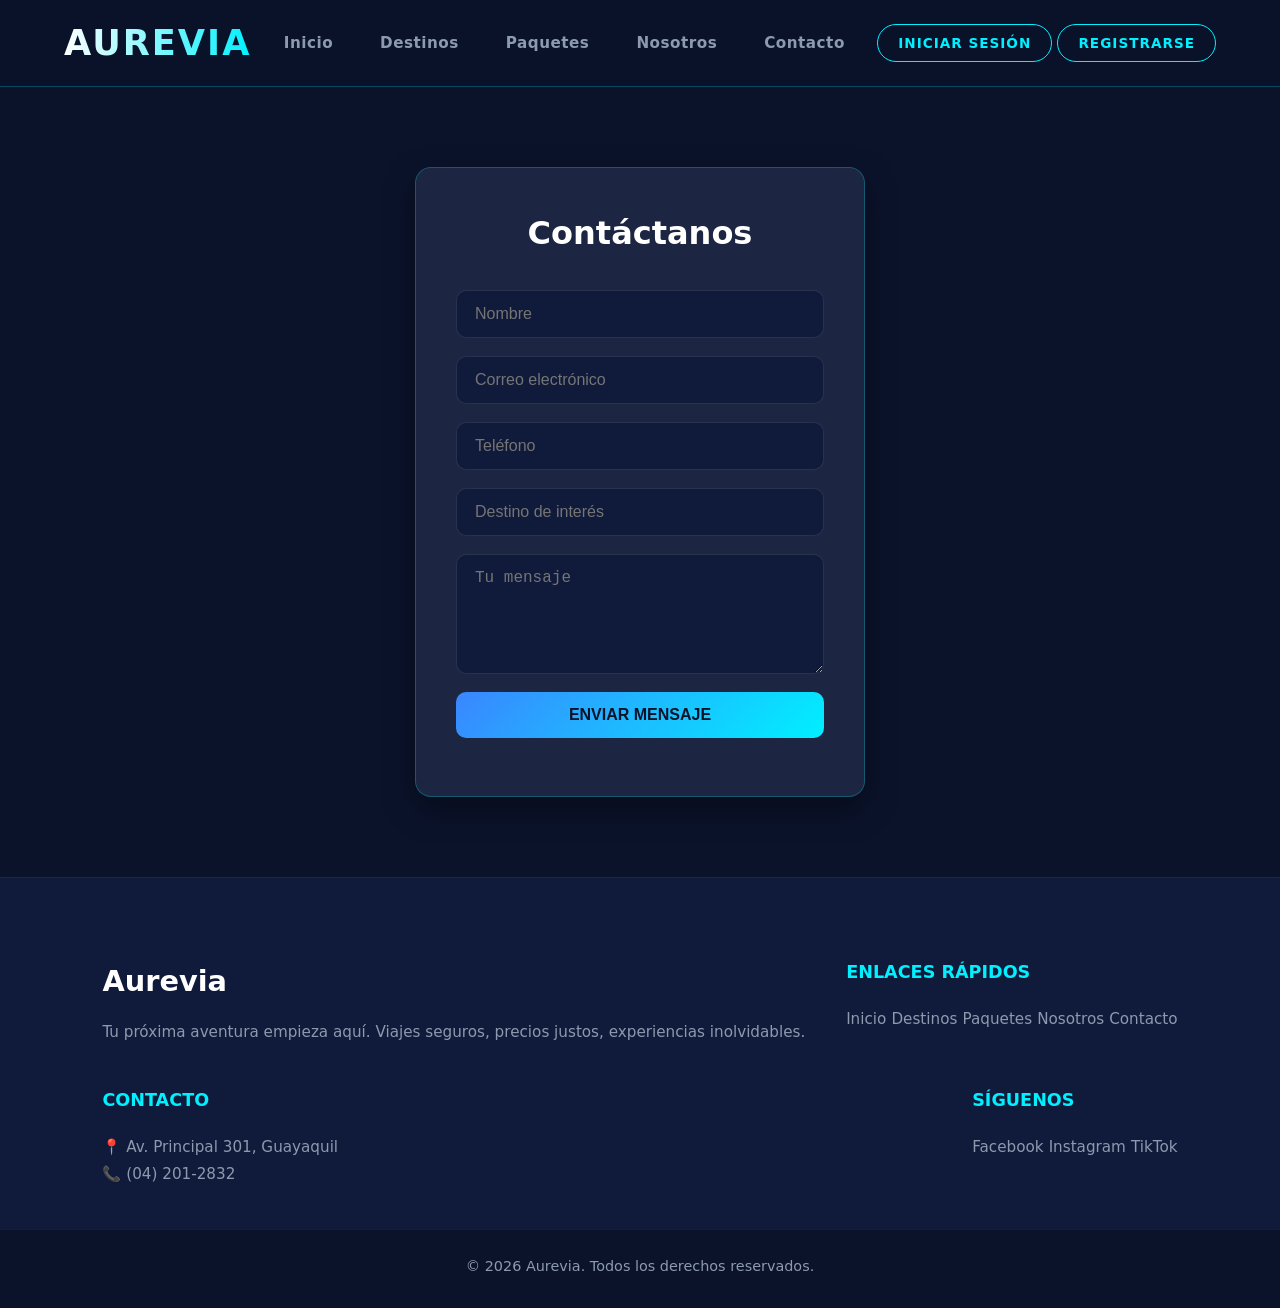
<file: Menu/contacto.html>
<!DOCTYPE html>
<html lang="es">

<head>
    <meta charset="UTF-8">
    <meta name="viewport" content="width=device-width, initial-scale=1.0">
    <title>Aurevia - Contacto</title>
    <link rel="stylesheet" href="../css/Estilos.css">
    <link rel="stylesheet" href="https://cdnjs.cloudflare.com/ajax/libs/font-awesome/6.4.0/css/all.min.css">
</head>

<body>
    <header>
        <h1>Aurevia</h1>
        <nav>
            <a href="../index.html">Inicio</a>
            <a href="destinos.html">Destinos</a>
            <a href="paquetes.html">Paquetes</a>
            <a href="nosotros.html">Nosotros</a>
            <a href="contacto.html">Contacto</a>
        </nav>
        <div class="registros">
            <a href="../Registros/login.html">Iniciar Sesión</a>
            <a href="../Registros/sign_up.html">Registrarse</a>
        </div>
    </header>

    <main>
        <section class="formulario-container">
            <h1>Contáctanos</h1>
            <form id="formContacto">
                <input type="text" id="nombre" placeholder="Nombre" required>
                <input type="email" id="correo" placeholder="Correo electrónico" required>
                <input type="tel" id="telefono" placeholder="Teléfono">
                <input type="text" id="destino_interes" placeholder="Destino de interés">
                <textarea id="mensaje_texto" placeholder="Tu mensaje" rows="5" required></textarea>
                <button type="submit">Enviar mensaje</button>
                <p id="mensaje"></p>
            </form>
        </section>
    </main>

    <script src="../Js/Script.js"></script>

    <footer class="footer">
        <div class="footer-col">
            <h2>Aurevia</h2>
            <p>Tu próxima aventura empieza aquí. Viajes seguros, precios justos, experiencias inolvidables.</p>
        </div>
        <div class="footer-col">
            <h3>Enlaces rápidos</h3>
            <a href="../index.html">Inicio</a>
            <a href="destinos.html">Destinos</a>
            <a href="paquetes.html">Paquetes</a>
            <a href="nosotros.html">Nosotros</a>
            <a href="contacto.html">Contacto</a>
        </div>
        <div class="footer-col">
            <h3>Contacto</h3>
            <p>📍 Av. Principal 301, Guayaquil</p>
            <p>📞 (04) 201-2832</p>
        </div>
        <div class="footer-col">
            <h3>Síguenos</h3>
            <div class="footer-redes">
                <a href="https://www.facebook.com/profile.php?id=61592992345054" target="_blank">Facebook</a>
                <a href="https://www.instagram.com/aurevia_travel2026/" target="_blank">Instagram</a>
                <a href="https://www.tiktok.com/@aurevia.travel2026?lang=es-419" target="_blank">TikTok</a>
            </div>
        </div>
    </footer>

    <div class="footer-derechos">
        <p>&copy; 2026 Aurevia. Todos los derechos reservados.</p>
    </div>
</body>
</html>
</file>
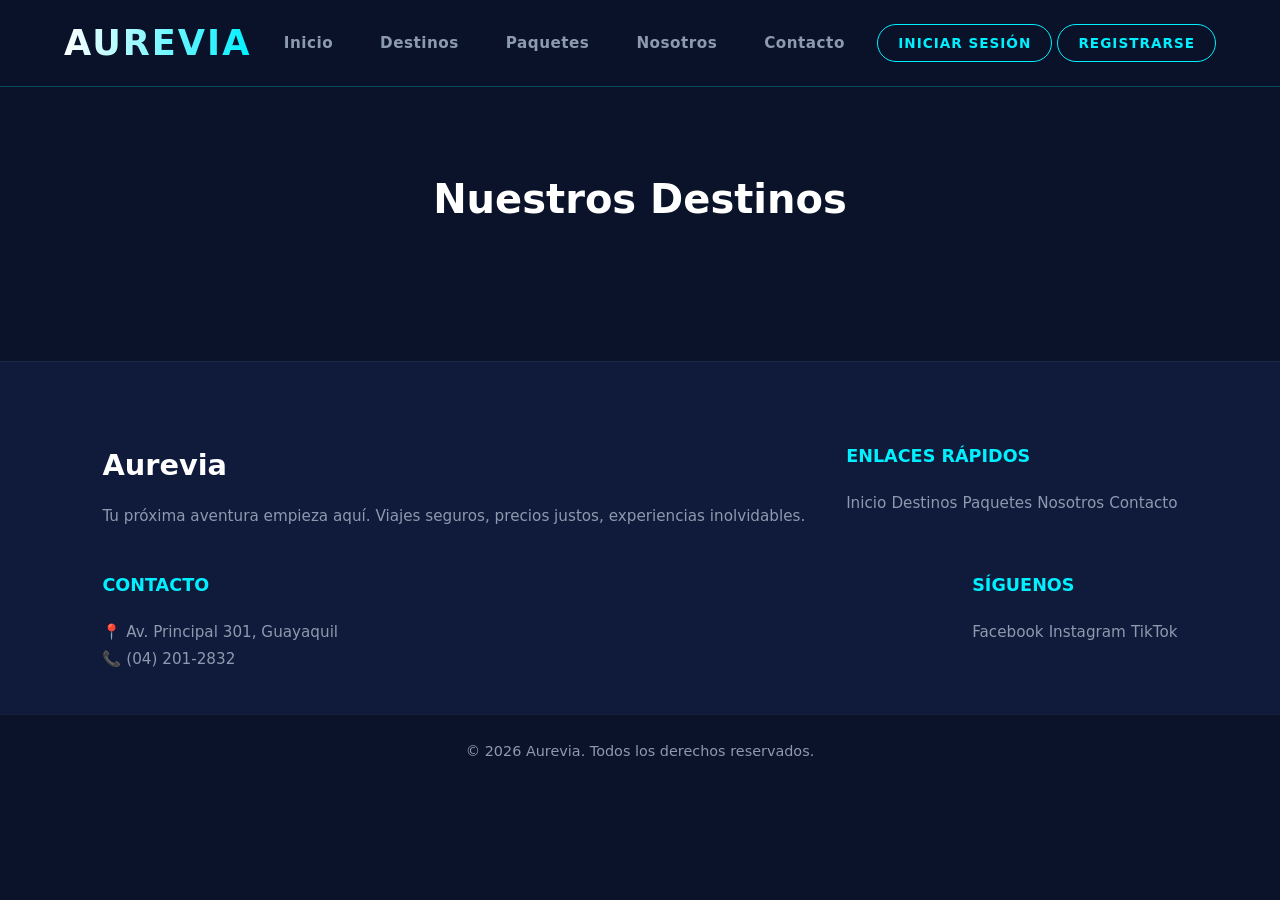
<file: Menu/destinos.html>
<!DOCTYPE html>
<html lang="es">

<head>
    <meta charset="UTF-8">
    <meta name="viewport" content="width=device-width, initial-scale=1.0">
    <title>Aurevia - Destinos</title>
    <link rel="stylesheet" href="https://cdnjs.cloudflare.com/ajax/libs/font-awesome/6.4.0/css/all.min.css">
    <link rel="stylesheet" href="../css/Estilos.css">
</head>

<body>
    <header>
        <h1>Aurevia</h1>
        <nav>
            <a href="../index.html">Inicio</a>
            <a href="destinos.html">Destinos</a>
            <a href="paquetes.html">Paquetes</a>
            <a href="nosotros.html">Nosotros</a>
            <a href="contacto.html">Contacto</a>
        </nav>
        <div class="registros">
            <a href="../Registros/login.html">Iniciar Sesión</a>
            <a href="../Registros/sign_up.html">Registrarse</a>
        </div>
    </header>

    <main>
        <section class="destinos-container">
            <h1>Nuestros Destinos</h1>
            <div class="destinos-grid" id="destinosGrid">
                
            </div>
        </section>
    </main>

    <script src="../Js/Script.js"></script>

    <footer class="footer">
        <div class="footer-col">
            <h2>Aurevia</h2>
            <p>Tu próxima aventura empieza aquí. Viajes seguros, precios justos, experiencias inolvidables.</p>
        </div>
        <div class="footer-col">
            <h3>Enlaces rápidos</h3>
            <a href="../index.html">Inicio</a>
            <a href="destinos.html">Destinos</a>
            <a href="paquetes.html">Paquetes</a>
            <a href="nosotros.html">Nosotros</a>
            <a href="contacto.html">Contacto</a>
        </div>
        <div class="footer-col">
            <h3>Contacto</h3>
            <p>📍 Av. Principal 301, Guayaquil</p>
            <p>📞 (04) 201-2832</p>
        </div>
        <div class="footer-col">
            <h3>Síguenos</h3>
            <div class="footer-redes">
                <a href="https://www.facebook.com/profile.php?id=61592992345054" target="_blank">Facebook</a>
                <a href="https://www.instagram.com/aurevia_travel2026/" target="_blank">Instagram</a>
                <a href="https://www.tiktok.com/@aurevia.travel2026?lang=es-419" target="_blank">TikTok</a>
            </div>
        </div>
    </footer>

    <div class="footer-derechos">
        <p>&copy; 2026 Aurevia. Todos los derechos reservados.</p>
    </div>

</body>
</html>
</file>
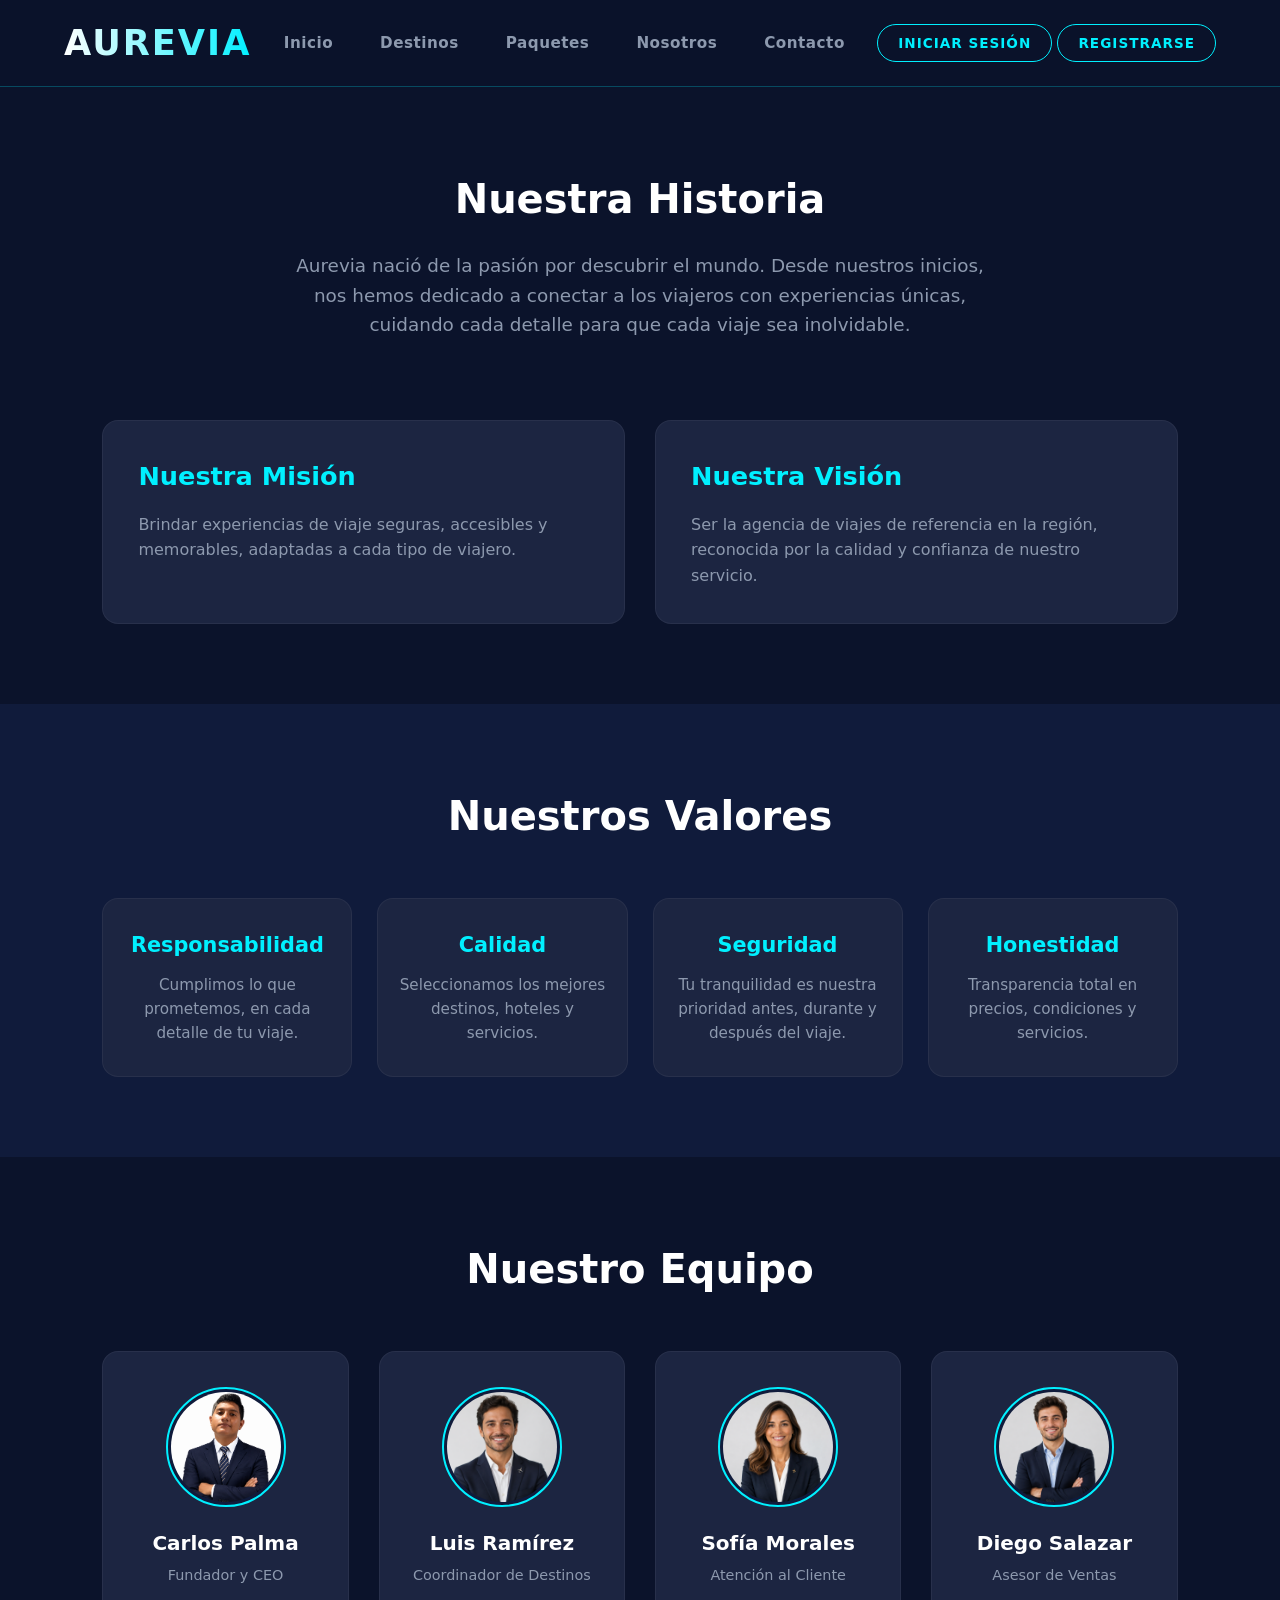
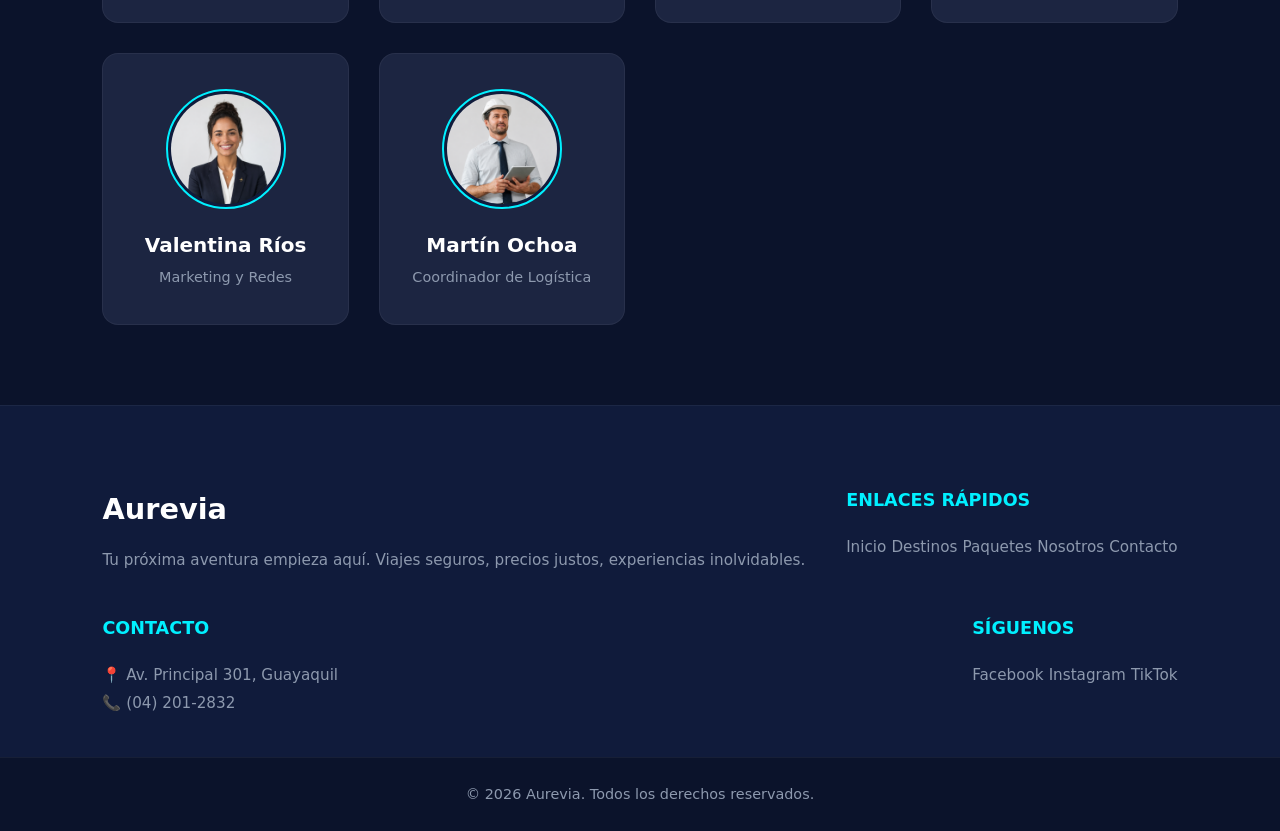
<file: Menu/nosotros.html>
<!DOCTYPE html>
<html lang="es">

<head>
    <meta charset="UTF-8">
    <meta name="viewport" content="width=device-width, initial-scale=1.0">
    <title>Aurevia - Nosotros</title>
    <link rel="stylesheet" href="../css/Estilos.css">
    <link rel="stylesheet" href="https://cdnjs.cloudflare.com/ajax/libs/font-awesome/6.4.0/css/all.min.css">
</head>

<body>
    <header>
        <h1>Aurevia</h1>
        <nav>
            <a href="../index.html">Inicio</a>
            <a href="destinos.html">Destinos</a>
            <a href="paquetes.html">Paquetes</a>
            <a href="nosotros.html">Nosotros</a>
            <a href="contacto.html">Contacto</a>
        </nav>
        <div class="registros">
            <a href="../Registros/login.html">Iniciar Sesión</a>
            <a href="../Registros/sign_up.html">Registrarse</a>
        </div>
    </header>

    <main>
        <!-- HISTORIA -->
        <section class="nosotros-historia">
            <h1>Nuestra Historia</h1>
            <p>
                Aurevia nació de la pasión por descubrir el mundo. Desde nuestros inicios,
                nos hemos dedicado a conectar a los viajeros con experiencias únicas,
                cuidando cada detalle para que cada viaje sea inolvidable.
            </p>
        </section>

        <!-- MISIÓN Y VISIÓN -->
        <section class="nosotros-mv">
            <div class="mv-card">
                <h2>Nuestra Misión</h2>
                <p>Brindar experiencias de viaje seguras, accesibles y memorables, adaptadas a cada tipo de viajero.</p>
            </div>
            <div class="mv-card">
                <h2>Nuestra Visión</h2>
                <p>Ser la agencia de viajes de referencia en la región, reconocida por la calidad y confianza de nuestro servicio.</p>
            </div>
        </section>

        <!-- VALORES -->
        <section class="nosotros-valores">
            <h1>Nuestros Valores</h1>
            <div class="valores-grid">
                <div class="valor-card">
                    <h3>Responsabilidad</h3>
                    <p>Cumplimos lo que prometemos, en cada detalle de tu viaje.</p>
                </div>
                <div class="valor-card">
                    <h3>Calidad</h3>
                    <p>Seleccionamos los mejores destinos, hoteles y servicios.</p>
                </div>
                <div class="valor-card">
                    <h3>Seguridad</h3>
                    <p>Tu tranquilidad es nuestra prioridad antes, durante y después del viaje.</p>
                </div>
                <div class="valor-card">
                    <h3>Honestidad</h3>
                    <p>Transparencia total en precios, condiciones y servicios.</p>
                </div>
            </div>
        </section>

        <!-- EQUIPO -->
        <section class="nosotros-equipo">
            <h1>Nuestro Equipo</h1>
            <div class="equipo-grid">

                <!-- Carlos Palma -->
                <div class="equipo-card">
                    <img src="../img/Carlos.png" alt="Carlos Palma" class="equipo-foto">
                    <h3>Carlos Palma</h3>
                    <p>Fundador y CEO</p>
                </div>

                <!-- Luis Ramírez -->
                <div class="equipo-card">
                    <img src="../img/luis.jpg" alt="Luis Ramírez" class="equipo-foto" onerror="this.onerror=null; this.src='https://images.unsplash.com/photo-1560250097-0b93528c311a?q=80&w=400&auto=format&fit=crop';">
                    <h3>Luis Ramírez</h3>
                    <p>Coordinador de Destinos</p>
                </div>

                <!-- Sofía Morales -->
                <div class="equipo-card">
                    <img src="../img/sofia.jpg" alt="Sofía Morales" class="equipo-foto" onerror="this.onerror=null; this.src='https://images.unsplash.com/photo-1573496359142-b8d87734a5a2?q=80&w=400&auto=format&fit=crop';">
                    <h3>Sofía Morales</h3>
                    <p>Atención al Cliente</p>
                </div>

                <!-- Diego Salazar -->
                <div class="equipo-card">
                    <img src="../img/diego.jpg" alt="Diego Salazar" class="equipo-foto" onerror="this.onerror=null; this.src='https://images.unsplash.com/photo-1507003211169-0a1dd7228f2d?q=80&w=400&auto=format&fit=crop';">
                    <h3>Diego Salazar</h3>
                    <p>Asesor de Ventas</p>
                </div>

                <!-- Valentina Ríos -->
                <div class="equipo-card">
                    <img src="../img/valentina.jpg" alt="Valentina Ríos" class="equipo-foto" onerror="this.onerror=null; this.src='https://images.unsplash.com/photo-1580894732413-847ef1aead1a?q=80&w=400&auto=format&fit=crop';">
                    <h3>Valentina Ríos</h3>
                    <p>Marketing y Redes</p>
                </div>

                <!-- Martín Ochoa -->
                <div class="equipo-card">
                    <img src="../img/martin.jpg" alt="Martín Ochoa" class="equipo-foto" onerror="this.onerror=null; this.src='https://images.unsplash.com/photo-1519085360753-af0119f7cbe7?q=80&w=400&auto=format&fit=crop';">
                    <h3>Martín Ochoa</h3>
                    <p>Coordinador de Logística</p>
                </div>

            </div>
        </section>
    </main>

    <footer class="footer">
        <div class="footer-col">
            <h2>Aurevia</h2>
            <p>Tu próxima aventura empieza aquí. Viajes seguros, precios justos, experiencias inolvidables.</p>
        </div>
        <div class="footer-col">
            <h3>Enlaces rápidos</h3>
            <a href="../index.html">Inicio</a>
            <a href="destinos.html">Destinos</a>
            <a href="paquetes.html">Paquetes</a>
            <a href="nosotros.html">Nosotros</a>
            <a href="contacto.html">Contacto</a>
        </div>
        <div class="footer-col">
            <h3>Contacto</h3>
            <p>📍 Av. Principal 301, Guayaquil</p>
            <p>📞 (04) 201-2832</p>
        </div>
        <div class="footer-col">
            <h3>Síguenos</h3>
            <div class="footer-redes">
                <a href="https://www.facebook.com/profile.php?id=61592992345054" target="_blank">Facebook</a>
                <a href="https://www.instagram.com/aurevia_travel2026/" target="_blank">Instagram</a>
                <a href="https://www.tiktok.com/@aurevia.travel2026?lang=es-419" target="_blank">TikTok</a>
            </div>
        </div>
    </footer>

    <div class="footer-derechos">
        <p>&copy; 2026 Aurevia. Todos los derechos reservados.</p>
    </div>

    <script src="../Js/Script.js"></script>
</body>
</html>
</file>
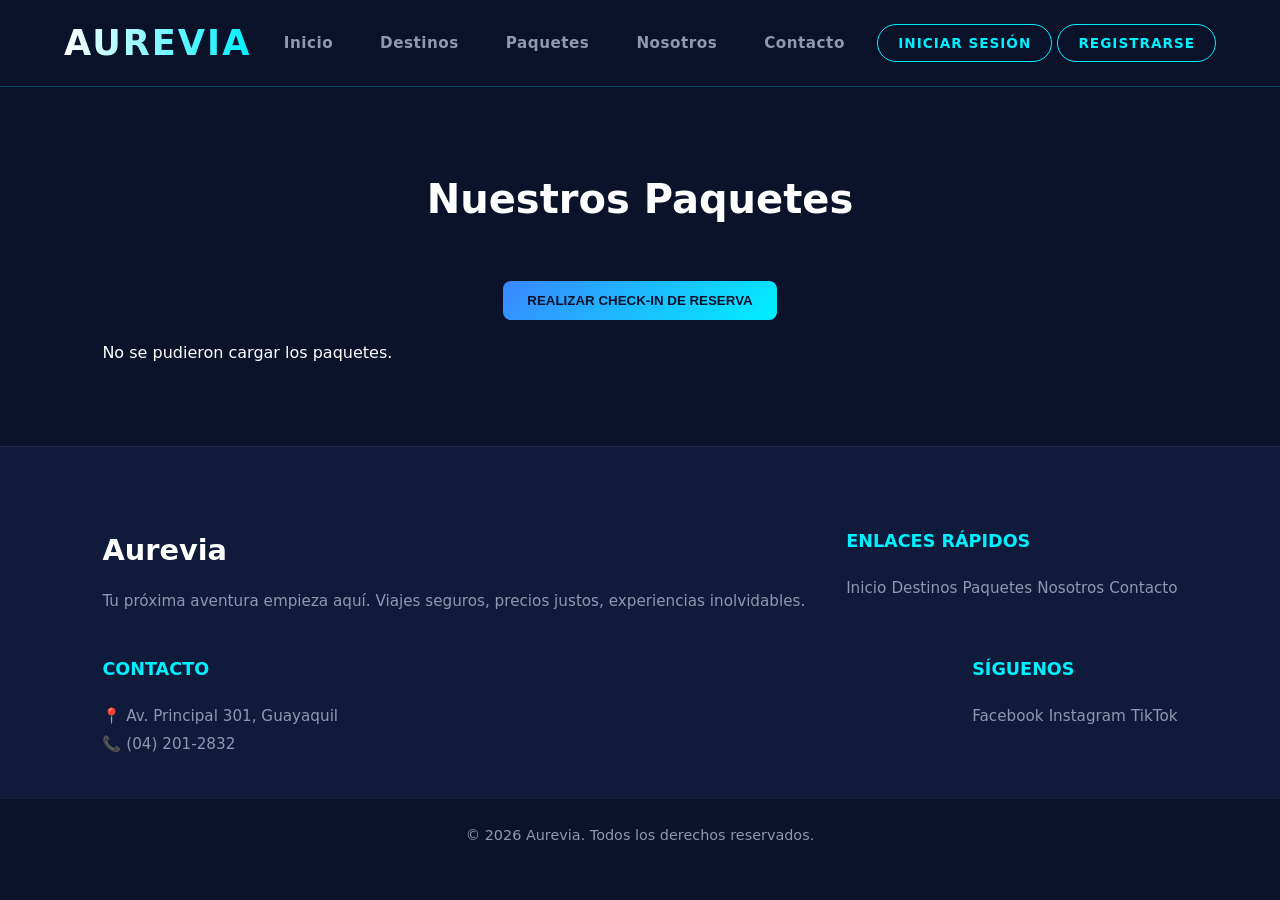
<file: Menu/paquetes.html>
<!DOCTYPE html>
<html lang="es">

<head>
    <meta charset="UTF-8">
    <meta name="viewport" content="width=device-width, initial-scale=1.0">
    <title>Aurevia - Paquetes</title>
    <link rel="stylesheet" href="../css/Estilos.css">
    <link rel="stylesheet" href="https://cdnjs.cloudflare.com/ajax/libs/font-awesome/6.4.0/css/all.min.css">
</head>

<body>
    <header>
        <h1>Aurevia</h1>
        <nav>
            <a href="../index.html">Inicio</a>
            <a href="destinos.html">Destinos</a>
            <a href="paquetes.html">Paquetes</a>
            <a href="nosotros.html">Nosotros</a>
            <a href="contacto.html">Contacto</a>
        </nav>
        <div class="registros">
            <a href="../Registros/login.html">Iniciar Sesión</a>
            <a href="../Registros/sign_up.html">Registrarse</a>
        </div>
    </header>

    <main>
        <section class="destinos-container">
            <h1>Nuestros Paquetes</h1>
            
            <!-- Botón para abrir la ventana emergente de Check-in -->
            <div style="text-align: center; margin: 20px 0;">
                <button class="btn-checkin" onclick="abrirModalCheckin()">Realizar Check-in de Reserva</button>
            </div>

            <div class="destinos-grid" id="paquetesGrid">
                
            </div>
        </section>
    </main>

    <!-- Ventana Flotante (Modal) de Check-in con Selección de Paquete -->
    <div id="modal-checkin" class="modal" style="display: none;">
        <div class="modal-contenido">
            <span class="cerrar-modal" onclick="cerrarModalCheckin()">&times;</span>
            <h2>Check-in de Paquete</h2>
            <form id="formCheckin">
                <div style="margin-bottom: 15px; text-align: left;">
                    <label for="codigo_reserva">Código de Reserva:</label>
                    <input type="text" id="codigo_reserva" placeholder="Ej: AUR-12345" required style="width: 100%; padding: 8px; margin-top: 5px; box-sizing: border-box;">
                </div>

                <div style="margin-bottom: 15px; text-align: left;">
                    <label for="paquete_select">Selecciona tu Paquete:</label>
                    <select id="paquete_select" required style="width: 100%; padding: 8px; margin-top: 5px; box-sizing: border-box;">
                        <option value="" disabled selected>Cargando paquetes...</option>
                    </select>
                </div>
                
                <div style="margin-bottom: 15px; text-align: left;">
                    <label for="documento">Cédula o Pasaporte:</label>
                    <input type="text" id="documento" placeholder="Ingresa tu documento" required style="width: 100%; padding: 8px; margin-top: 5px; box-sizing: border-box;">
                </div>
                
                <button type="submit" class="btn-checkin" style="width: 100%;">Confirmar Check-in</button>
            </form>
            <p id="mensajeCheckin" style="margin-top: 15px; font-weight: bold;"></p>
        </div>
    </div>

    <script src="../Js/Script.js"></script>

    <footer class="footer">
        <div class="footer-col">
            <h2>Aurevia</h2>
            <p>Tu próxima aventura empieza aquí. Viajes seguros, precios justos, experiencias inolvidables.</p>
        </div>
        <div class="footer-col">
            <h3>Enlaces rápidos</h3>
            <a href="../index.html">Inicio</a>
            <a href="destinos.html">Destinos</a>
            <a href="paquetes.html">Paquetes</a>
            <a href="nosotros.html">Nosotros</a>
            <a href="contacto.html">Contacto</a>
        </div>

        <div class="footer-col">
            <h3>Contacto</h3>
            <p>📍 Av. Principal 301, Guayaquil</p>
            <p>📞 (04) 201-2832</p>
        </div>
        <div class="footer-col">
            <h3>Síguenos</h3>
            <div class="footer-redes">
                <a href="https://www.facebook.com/profile.php?id=61592992345054" target="_blank">Facebook</a>
                <a href="https://www.instagram.com/aurevia_travel2026/" target="_blank">Instagram</a>
                <a href="https://www.tiktok.com/@aurevia.travel2026?lang=es-419" target="_blank">TikTok</a>
            </div>
        </div>
    </footer>

    <div class="footer-derechos">
        <p>&copy; 2026 Aurevia. Todos los derechos reservados.</p>
    </div>
</body>
</html>
</file>
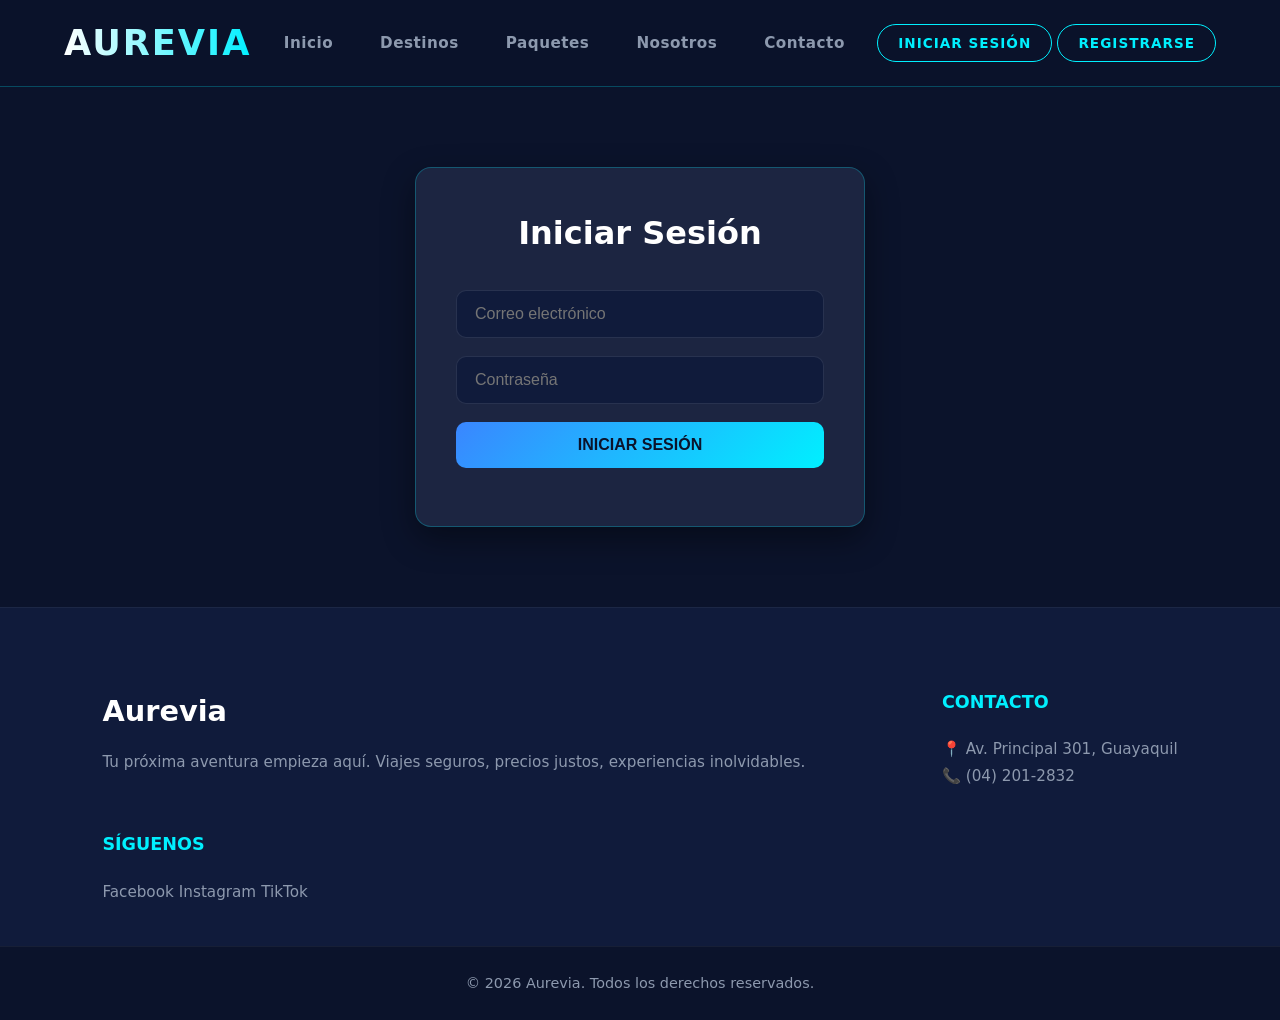
<file: Registros/login.html>
<!DOCTYPE html>
<html lang="es">

<head>
    <meta charset="UTF-8">
    <meta name="viewport" content="width=device-width, initial-scale=1.0">
    <title>Aurevia - Iniciar Sesión</title>
    <link rel="stylesheet" href="../css/Estilos.css">
</head>

<body>
    <header>
        <h1>Aurevia</h1>
        <nav>
            <a href="../index.html">Inicio</a>
            <a href="../Menu/destinos.html">Destinos</a>
            <a href="../Menu/paquetes.html">Paquetes</a>
            <a href="../Menu/nosotros.html">Nosotros</a>
            <a href="../Menu/contacto.html">Contacto</a>
        </nav>
        <div class="registros">
            <a href="login.html">Iniciar Sesión</a>
            <a href="sign_up.html">Registrarse</a>
        </div>
    </header>

    <main>
        <section class="formulario-container">
            <h1>Iniciar Sesión</h1>
            <form id="formLogin">
                <input type="email" id="correo" placeholder="Correo electrónico" required>
                <input type="password" id="contrasena" placeholder="Contraseña" required>
                <button type="submit">Iniciar Sesión</button>
                <p id="mensaje"></p>
            </form>
        </section>
    </main>
    <script src="../Js/Script.js"></script>

     <footer class="footer">
        <div class="footer-col">
            <h2>Aurevia</h2>
            <p>Tu próxima aventura empieza aquí. Viajes seguros, precios justos, experiencias inolvidables.</p>
        </div>
        <div class="footer-col">
            <h3>Contacto</h3>
            <p>📍 Av. Principal 301, Guayaquil</p>
            <p>📞 (04) 201-2832</p>
        </div>
        <div class="footer-col">
            <h3>Síguenos</h3>
            <div class="footer-redes">
                <a href="https://www.facebook.com/profile.php?id=61592992345054" target="_blank">Facebook</a>
                <a href="https://www.instagram.com/aurevia_travel2026/" target="_blank">Instagram</a>
                <a href="https://www.tiktok.com/@aurevia.travel2026?lang=es-419" target="_blank">TikTok</a>
            </div>
        </div>
    </footer>

    <div class="footer-derechos">
        <p>&copy; 2026 Aurevia. Todos los derechos reservados.</p>
    </div>
</body>
</html>
</file>
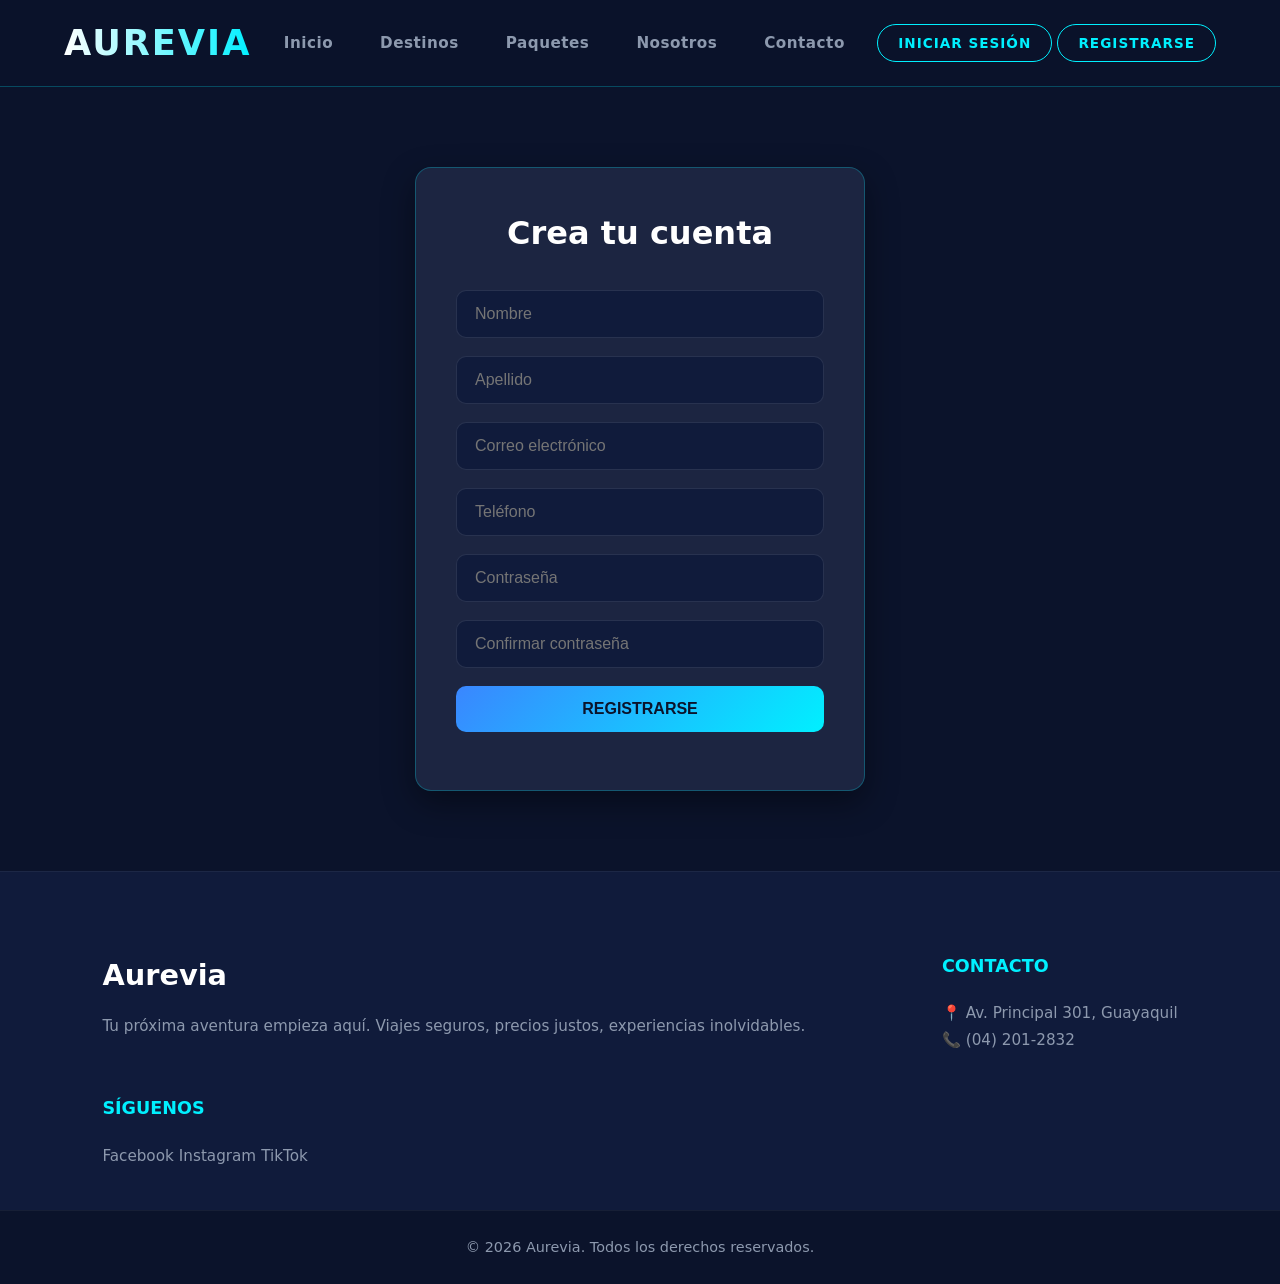
<file: Registros/sign_up.html>
<!DOCTYPE html>
<html lang="es">

<head>
    <meta charset="UTF-8">
    <meta name="viewport" content="width=device-width, initial-scale=1.0">
    <title>Aurevia - Registro</title>
    <link rel="stylesheet" href="../css/Estilos.css">
    <link rel="stylesheet" href="https://cdnjs.cloudflare.com/ajax/libs/font-awesome/6.4.0/css/all.min.css">
</head>

<body>
    <header>
        <h1>Aurevia</h1>
        <nav>
            <a href="../index.html">Inicio</a>
            <a href="../Menu/destinos.html">Destinos</a>
            <a href="../Menu/paquetes.html">Paquetes</a>
            <a href="../Menu/nosotros.html">Nosotros</a>
            <a href="../Menu/contacto.html">Contacto</a>
        </nav>
        <div class="registros">
            <a href="login.html">Iniciar Sesión</a>
            <a href="sign_up.html">Registrarse</a>
        </div>
    </header>

    <main>
        <section class="formulario-container">
            <h1>Crea tu cuenta</h1>
            <form id="formRegistro">
                <input type="text" id="nombre" placeholder="Nombre" required>
                <input type="text" id="apellido" placeholder="Apellido" required>
                <input type="email" id="correo" placeholder="Correo electrónico" required>
                <input type="tel" id="telefono" placeholder="Teléfono">
                <input type="password" id="contrasena" placeholder="Contraseña" required>
                <input type="password" id="confirmar" placeholder="Confirmar contraseña" required>
                <button type="submit">Registrarse</button>
                <p id="mensaje"></p>
            </form>
        </section>
    </main>
    <script src="../Js/Script.js"></script>

     <footer class="footer">
        <div class="footer-col">
            <h2>Aurevia</h2>
            <p>Tu próxima aventura empieza aquí. Viajes seguros, precios justos, experiencias inolvidables.</p>
        </div>
        <div class="footer-col">
            <h3>Contacto</h3>
            <p>📍 Av. Principal 301, Guayaquil</p>
            <p>📞 (04) 201-2832</p>
        </div>
        <div class="footer-col">
            <h3>Síguenos</h3>
            <div class="footer-redes">
                <a href="https://www.facebook.com/profile.php?id=61592992345054" target="_blank">Facebook</a>
                <a href="https://www.instagram.com/aurevia_travel2026/" target="_blank">Instagram</a>
                <a href="https://www.tiktok.com/@aurevia.travel2026?lang=es-419" target="_blank">TikTok</a>
            </div>
        </div>
    </footer>

    <div class="footer-derechos">
        <p>&copy; 2026 Aurevia. Todos los derechos reservados.</p>
    </div>
</body>
</html>
</file>
<file: css/Estilos.css>
/* ===============================================
   CONFIGURACIÓN GENERAL Y VARIABLES FUTURISTAS
   =============================================== */
:root {
    --bg-main: #0B132B;          /* Azul Espacial Profundo */
    --bg-card: #1C2541;          /* Azul Cabina / Panel */
    --bg-surface: #101B3B;       /* Cristal de Interfaz */
    --accent-cyan: #00F0FF;      /* Neón Cian Aerolínea */
    --accent-blue: #3A86FF;      /* Azul Propulsión */
    --accent-hover: #00C8D6;     /* Glow Activo */
    --text-primary: #FFFFFF;     /* Texto Principal */
    --text-secondary: #8D99AE;   /* Texto Datos de Vuelo */
    --border-glow: rgba(0, 240, 255, 0.25);
    --shadow-neon: 0 0 20px rgba(0, 240, 255, 0.2);
    --shadow-panel: 0 12px 32px rgba(0, 0, 0, 0.4);
    --radius-tech: 16px;
    --transition: all 0.3s cubic-bezier(0.4, 0, 0.2, 1);
}

* {
    margin: 0;
    padding: 0;
    box-sizing: border-box;
}

body {
    font-family: 'Segoe UI', system-ui, -apple-system, sans-serif;
    background-color: var(--bg-main);
    color: var(--text-primary);
    line-height: 1.6;
    overflow-x: hidden;
}

/* ===============================================
   HEADER & NAVBAR (PANEL DE DESTAQUE DE VUELO)
   =============================================== */
header {
    display: flex;
    justify-content: space-between;
    align-items: center;
    padding: 15px 5%;
    background: rgba(11, 19, 43, 0.9);
    backdrop-filter: blur(12px);
    border-bottom: 1px solid var(--border-glow);
    position: sticky;
    top: 0;
    z-index: 1000;
}

/* LOGO */
header h1 {
    font-size: 2.2rem;
    font-weight: 900;
    letter-spacing: 2px;
    background: linear-gradient(90deg, #FFFFFF, var(--accent-cyan));
    -webkit-background-clip: text;
    background-clip: text;
    -webkit-text-fill-color: transparent;
    text-transform: uppercase;
}

/* MENÚ */
nav {
    display: flex;
    align-items: center;
    gap: 15px;
}

nav a {
    color: var(--text-secondary);
    text-decoration: none;
    padding: 8px 16px;
    font-size: 0.95rem;
    font-weight: 600;
    letter-spacing: 0.5px;
    border-radius: 8px;
    transition: var(--transition);
}

nav a:hover {
    color: var(--accent-cyan);
    background-color: rgba(0, 240, 255, 0.08);
    box-shadow: 0 0 10px rgba(0, 240, 255, 0.15);
}

/* BOTONES DEL HEADER (TICKETING / LOGIN) */
.registros a {
    padding: 10px 20px;
    background: transparent;
    color: var(--accent-cyan);
    text-decoration: none;
    border: 1px solid var(--accent-cyan);
    border-radius: 20px;
    font-weight: 700;
    font-size: 0.85rem;
    letter-spacing: 1px;
    text-transform: uppercase;
    transition: var(--transition);
}

.registros a:hover {
    background: var(--accent-cyan);
    color: var(--bg-main);
    box-shadow: var(--shadow-neon);
}

/* ===============================================
   HERO SECTION (CABINA DE MANDO & EMBARQUE)
   =============================================== */
.hero {
    display: flex;
    justify-content: space-between;
    align-items: center;
    padding: 80px 8%;
    gap: 40px;
    position: relative;
    background: radial-gradient(circle at 80% 20%, rgba(58, 134, 255, 0.15) 0%, transparent 50%);
}

.descripcion {
    width: 50%;
}

.descripcion h1 {
    font-size: 3.5rem;
    line-height: 1.1;
    font-weight: 800;
    margin-bottom: 20px;
    color: var(--text-primary);
}

.descripcion p {
    font-size: 1.15rem;
    line-height: 1.7;
    color: var(--text-secondary);
    margin-bottom: 35px;
}

/* BOTONES DEL HERO */
.descripcion a {
    display: inline-block;
    padding: 14px 28px;
    background: linear-gradient(135deg, var(--accent-blue), var(--accent-cyan));
    color: var(--bg-main);
    text-decoration: none;
    border-radius: 12px;
    font-weight: 800;
    letter-spacing: 0.5px;
    text-transform: uppercase;
    box-shadow: var(--shadow-neon);
    transition: var(--transition);
}

.descripcion a:hover {
    transform: translateY(-3px);
    filter: brightness(1.15);
}

/* IMAGEN HERO (VENTANILLA AERODINÁMICA) */
.imagen {
    width: 45%;
    position: relative;
}

.imagen img {
    width: 100%;
    border-radius: var(--radius-tech);
    border: 1px solid var(--border-glow);
    box-shadow: var(--shadow-panel);
    transition: var(--transition);
}

.imagen img:hover {
    transform: scale(1.02);
    border-color: var(--accent-cyan);
}

/* ===============================================
   POR QUÉ ELEGIRNOS (PANEL DE BENEFICIOS)
   =============================================== */
.porque-elegirnos {
    padding: 80px 8%;
    text-align: center;
    background-color: var(--bg-surface);
    border-top: 1px solid rgba(255, 255, 255, 0.05);
    border-bottom: 1px solid rgba(255, 255, 255, 0.05);
}

.porque-elegirnos h1 {
    font-size: 2.5rem;
    color: var(--text-primary);
    margin-bottom: 50px;
    letter-spacing: 1px;
}

.porque-grid {
    display: grid;
    grid-template-columns: repeat(auto-fit, minmax(240px, 1fr));
    gap: 30px;
}

.porque-card {
    background-color: var(--bg-card);
    padding: 35px 25px;
    border-radius: var(--radius-tech);
    border: 1px solid rgba(255, 255, 255, 0.05);
    transition: var(--transition);
}

.porque-card:hover {
    transform: translateY(-8px);
    border-color: var(--accent-cyan);
    box-shadow: var(--shadow-neon);
}

.porque-foto {
    max-width: 65px;
    max-height: 65px;
    display: block;
    margin: 0 auto 20px auto;
    filter: drop-shadow(0 0 8px var(--accent-cyan));
}

.porque-card h3 {
    font-size: 1.25rem;
    color: var(--text-primary);
    margin-bottom: 12px;
}

.porque-card p {
    color: var(--text-secondary);
    font-size: 0.95rem;
}

/* ===============================================
   TESTIMONIOS (EXPERIENCIAS DE PASAJEROS)
   =============================================== */
.testimonios {
    padding: 80px 8%;
    text-align: center;
}

.testimonios h1 {
    font-size: 2.5rem;
    color: var(--text-primary);
    margin-bottom: 50px;
}

.testimonios-grid {
    display: grid;
    grid-template-columns: repeat(auto-fit, minmax(280px, 1fr));
    gap: 30px;
}

.testimonio-card {
    background-color: var(--bg-card);
    padding: 30px;
    border-radius: var(--radius-tech);
    border-left: 4px solid var(--accent-cyan);
    text-align: left;
    box-shadow: var(--shadow-panel);
}

.testimonio-texto {
    color: var(--text-secondary);
    font-size: 1rem;
    margin-bottom: 20px;
    font-style: italic;
}

.testimonio-autor {
    color: var(--accent-cyan);
    font-weight: 700;
    letter-spacing: 0.5px;
}

/* ===============================================
   FORMULARIOS (CHECK-IN / LOGIN / REGISTRO)
   =============================================== */
.formulario-container {
    max-width: 450px;
    margin: 80px auto;
    padding: 40px;
    background-color: var(--bg-card);
    border: 1px solid var(--border-glow);
    border-radius: var(--radius-tech);
    box-shadow: var(--shadow-panel);
    text-align: center;
}

.formulario-container h1 {
    font-size: 2rem;
    color: var(--text-primary);
    margin-bottom: 30px;
}

.formulario-container form {
    display: flex;
    flex-direction: column;
    gap: 18px;
}

.formulario-container input,
.formulario-container textarea {
    padding: 14px 18px;
    background-color: var(--bg-surface);
    border: 1px solid rgba(255, 255, 255, 0.1);
    border-radius: 10px;
    font-size: 1rem;
    color: var(--text-primary);
    outline: none;
    transition: var(--transition);
}

.formulario-container input:focus,
.formulario-container textarea:focus {
    border-color: var(--accent-cyan);
    box-shadow: 0 0 10px rgba(0, 240, 255, 0.2);
}

.formulario-container button {
    padding: 14px;
    background: linear-gradient(135deg, var(--accent-blue), var(--accent-cyan));
    color: var(--bg-main);
    border: none;
    border-radius: 10px;
    font-size: 1rem;
    font-weight: 800;
    text-transform: uppercase;
    cursor: pointer;
    transition: var(--transition);
}

.formulario-container button:hover {
    filter: brightness(1.15);
    box-shadow: var(--shadow-neon);
}

/* ===============================================
   DESTINOS (TARJETAS DE RUTAS)
   =============================================== */
.destinos-container {
    padding: 80px 8%;
}

.destinos-container h1 {
    font-size: 2.5rem;
    color: var(--text-primary);
    text-align: center;
    margin-bottom: 50px;
}

.destinos-grid {
    display: grid;
    grid-template-columns: repeat(auto-fit, minmax(280px, 1fr));
    gap: 30px;
}

.destino-card {
    background-color: var(--bg-card);
    border-radius: var(--radius-tech);
    border: 1px solid rgba(255, 255, 255, 0.05);
    overflow: hidden;
    transition: var(--transition);
}

.destino-card:hover {
    transform: translateY(-8px);
    border-color: var(--accent-cyan);
    box-shadow: var(--shadow-neon);
}

.destino-card img {
    width: 100%;
    height: 220px;
    object-fit: cover;
}

.destino-card-info {
    padding: 25px;
}

.destino-card-info h3 {
    font-size: 1.4rem;
    color: var(--text-primary);
    margin-bottom: 8px;
}

.destino-card-info p {
    color: var(--text-secondary);
    font-size: 0.95rem;
    margin-bottom: 15px;
}

.destino-card-precio {
    font-weight: 800;
    color: var(--accent-cyan);
    font-size: 1.3rem;
}

/* ===============================================
   NOSOTROS & VALORES (PANEL AERO-CORPORATIVO)
   =============================================== */
.nosotros-historia {
    padding: 80px 8%;
    text-align: center;
    max-width: 900px;
    margin: 0 auto;
}

.nosotros-historia h1 {
    font-size: 2.5rem;
    color: var(--text-primary);
    margin-bottom: 20px;
}

.nosotros-historia p {
    font-size: 1.15rem;
    color: var(--text-secondary);
}

.nosotros-mv {
    display: flex;
    gap: 30px;
    padding: 0 8% 80px;
}

.mv-card {
    flex: 1;
    background-color: var(--bg-card);
    padding: 35px;
    border-radius: var(--radius-tech);
    border: 1px solid rgba(255, 255, 255, 0.05);
}

.mv-card h2 {
    font-size: 1.6rem;
    color: var(--accent-cyan);
    margin-bottom: 15px;
}

.mv-card p {
    color: var(--text-secondary);
}

.nosotros-valores {
    padding: 80px 8%;
    background-color: var(--bg-surface);
    text-align: center;
}

.nosotros-valores h1 {
    font-size: 2.5rem;
    color: var(--text-primary);
    margin-bottom: 50px;
}

.valores-grid {
    display: grid;
    grid-template-columns: repeat(auto-fit, minmax(200px, 1fr));
    gap: 25px;
}

.valor-card {
    background-color: var(--bg-card);
    padding: 30px 20px;
    border-radius: var(--radius-tech);
    border: 1px solid rgba(255, 255, 255, 0.05);
    transition: var(--transition);
}

.valor-card:hover {
    transform: translateY(-5px);
    border-color: var(--accent-cyan);
}

.valor-card h3 {
    color: var(--accent-cyan);
    font-size: 1.3rem;
    margin-bottom: 10px;
}

.valor-card p {
    color: var(--text-secondary);
    font-size: 0.95rem;
}

/* ===============================================
   EQUIPACIÓN & TRIPULACIÓN
   =============================================== */
.nosotros-equipo, .equipo-container {
    padding: 80px 8%;
    text-align: center;
}

.nosotros-equipo h1, .equipo-container h2 {
    font-size: 2.5rem;
    color: var(--text-primary);
    margin-bottom: 50px;
}

.equipo-grid {
    display: grid;
    grid-template-columns: repeat(auto-fit, minmax(240px, 1fr));
    gap: 30px;
}

.equipo-card, .tarjeta-equipo {
    background-color: var(--bg-card);
    padding: 35px 20px;
    border-radius: var(--radius-tech);
    border: 1px solid rgba(255, 255, 255, 0.05);
    transition: var(--transition);
    display: flex;
    flex-direction: column;
    align-items: center;
}

.equipo-card:hover, .tarjeta-equipo:hover {
    transform: translateY(-5px);
    border-color: var(--accent-cyan);
    box-shadow: var(--shadow-neon);
}

.equipo-foto {
    width: 120px;
    height: 120px;
    border-radius: 50%;
    object-fit: cover;
    margin-bottom: 20px;
    border: 2px solid var(--accent-cyan);
    padding: 3px;
    background-color: var(--bg-surface);
}

.equipo-card h3, .tarjeta-equipo h3 {
    font-size: 1.25rem;
    color: var(--text-primary);
    margin-bottom: 5px;
}

.equipo-card p, .tarjeta-equipo .puesto {
    color: var(--text-secondary);
    font-size: 0.9rem;
}

/* ===============================================
   OFERTAS & PROMOCIONES DE VUELO
   =============================================== */
.ofertas {
    padding: 60px 8%;
}

.oferta-card {
    background: linear-gradient(135deg, #1C2541 0%, #0B132B 100%);
    border: 1px solid var(--border-glow);
    padding: 50px;
    border-radius: var(--radius-tech);
    text-align: center;
    box-shadow: var(--shadow-panel);
}

.oferta-tag {
    display: inline-block;
    background-color: rgba(0, 240, 255, 0.15);
    color: var(--accent-cyan);
    border: 1px solid var(--accent-cyan);
    padding: 6px 18px;
    border-radius: 20px;
    font-size: 0.85rem;
    font-weight: 700;
    margin-bottom: 20px;
    text-transform: uppercase;
}

.oferta-card h1 {
    font-size: 3rem;
    color: var(--text-primary);
    margin-bottom: 15px;
}

.oferta-card p {
    font-size: 1.1rem;
    color: var(--text-secondary);
    margin-bottom: 30px;
}

.oferta-card a {
    display: inline-block;
    padding: 14px 32px;
    background: var(--accent-cyan);
    color: var(--bg-main);
    text-decoration: none;
    border-radius: 12px;
    font-weight: 800;
    text-transform: uppercase;
    transition: var(--transition);
}

.oferta-card a:hover {
    box-shadow: var(--shadow-neon);
    transform: translateY(-2px);
}

/* ===============================================
   ESTADÍSTICAS EN TIEMPO REAL
   =============================================== */
.estadisticas {
    display: flex;
    justify-content: space-around;
    flex-wrap: wrap;
    padding: 60px 8%;
    background-color: var(--bg-surface);
    border-top: 1px solid rgba(255, 255, 255, 0.05);
    border-bottom: 1px solid rgba(255, 255, 255, 0.05);
    text-align: center;
}

.estadistica-item h2 {
    font-size: 3rem;
    color: var(--accent-cyan);
    font-weight: 900;
}

.estadistica-item p {
    color: var(--text-secondary);
    font-size: 1rem;
    text-transform: uppercase;
    letter-spacing: 1px;
}

/* ===============================================
   FAQ DE INFORMACIÓN DE VUELO
   =============================================== */
.faq-section, .faq {
    padding: 80px 8%;
    max-width: 850px;
    margin: 0 auto;
}

.faq h1 {
    font-size: 2.5rem;
    color: var(--text-primary);
    text-align: center;
    margin-bottom: 40px;
}

.faq-item {
    margin-bottom: 15px;
    border: 1px solid rgba(255, 255, 255, 0.08);
    border-radius: 12px;
    overflow: hidden;
    background-color: var(--bg-card);
}

details {
    padding: 20px;
    cursor: pointer;
    transition: var(--transition);
}

details:hover {
    background-color: rgba(255, 255, 255, 0.02);
}

summary {
    font-weight: 700;
    font-size: 1.1rem;
    color: var(--text-primary);
    outline: none;
}

details p {
    margin-top: 15px;
    color: var(--text-secondary);
    line-height: 1.6;
}

/* ===============================================
   MODAL DE CHECK-IN Y EMBARQUE
   =============================================== */
.btn-checkin {
    background: linear-gradient(135deg, var(--accent-blue), var(--accent-cyan));
    color: var(--bg-main);
    border: none;
    padding: 12px 24px;
    border-radius: 8px;
    font-weight: 800;
    text-transform: uppercase;
    cursor: pointer;
    transition: var(--transition);
}

.btn-checkin:hover {
    box-shadow: var(--shadow-neon);
    transform: translateY(-2px);
}

.modal {
    display: none;
    position: fixed;
    top: 0; left: 0;
    width: 100%; height: 100%;
    background-color: rgba(11, 19, 43, 0.85);
    backdrop-filter: blur(8px);
    z-index: 3000;
}

.modal-contenido {
    background-color: var(--bg-card);
    margin: 8% auto;
    padding: 35px;
    width: 90%;
    max-width: 420px;
    border-radius: var(--radius-tech);
    border: 1px solid var(--accent-cyan);
    position: relative;
    box-shadow: var(--shadow-panel);
    text-align: center;
}

.cerrar-modal {
    position: absolute;
    right: 20px; top: 15px;
    font-size: 24px;
    font-weight: bold;
    cursor: pointer;
    color: var(--text-secondary);
}

.cerrar-modal:hover {
    color: var(--accent-cyan);
}

/* ===============================================
FOOTER (TORRE DE CONTROL Y DERECHOS)
   =============================================== */
.footer {
    display: flex;
    flex-wrap: wrap;
    justify-content: space-between;
    gap: 40px;
    padding: 80px 8% 40px;
    background-color: var(--bg-surface);
    border-top: 1px solid rgba(255, 255, 255, 0.05);
}

.footer-col h2 {
    color: var(--text-primary);
    font-size: 1.8rem;
    margin-bottom: 15px;
}

.footer-col h3 {
    color: var(--accent-cyan);
    font-size: 1.1rem;
    margin-bottom: 20px;
    text-transform: uppercase;
}

.footer-col p, .footer-col a {
    color: var(--text-secondary);
    font-size: 0.95rem;
    line-height: 1.8;
    text-decoration: none;
    transition: var(--transition);
}

.footer-col a:hover {
    color: var(--accent-cyan);
}

.footer-derechos {
    background-color: var(--bg-main);
    border-top: 1px solid rgba(255, 255, 255, 0.05);
    text-align: center;
    padding: 25px;
}

.footer-derechos p {
    color: var(--text-secondary);
    font-size: 0.9rem;
}

/* ADAPTABILIDAD MÓVIL */
@media (max-width: 850px) {
    .hero {
        flex-direction: column;
        text-align: center;
    }
    .descripcion, .imagen {
        width: 100%;
    }
    .nosotros-mv {
        flex-direction: column;
    }
}
</file>
